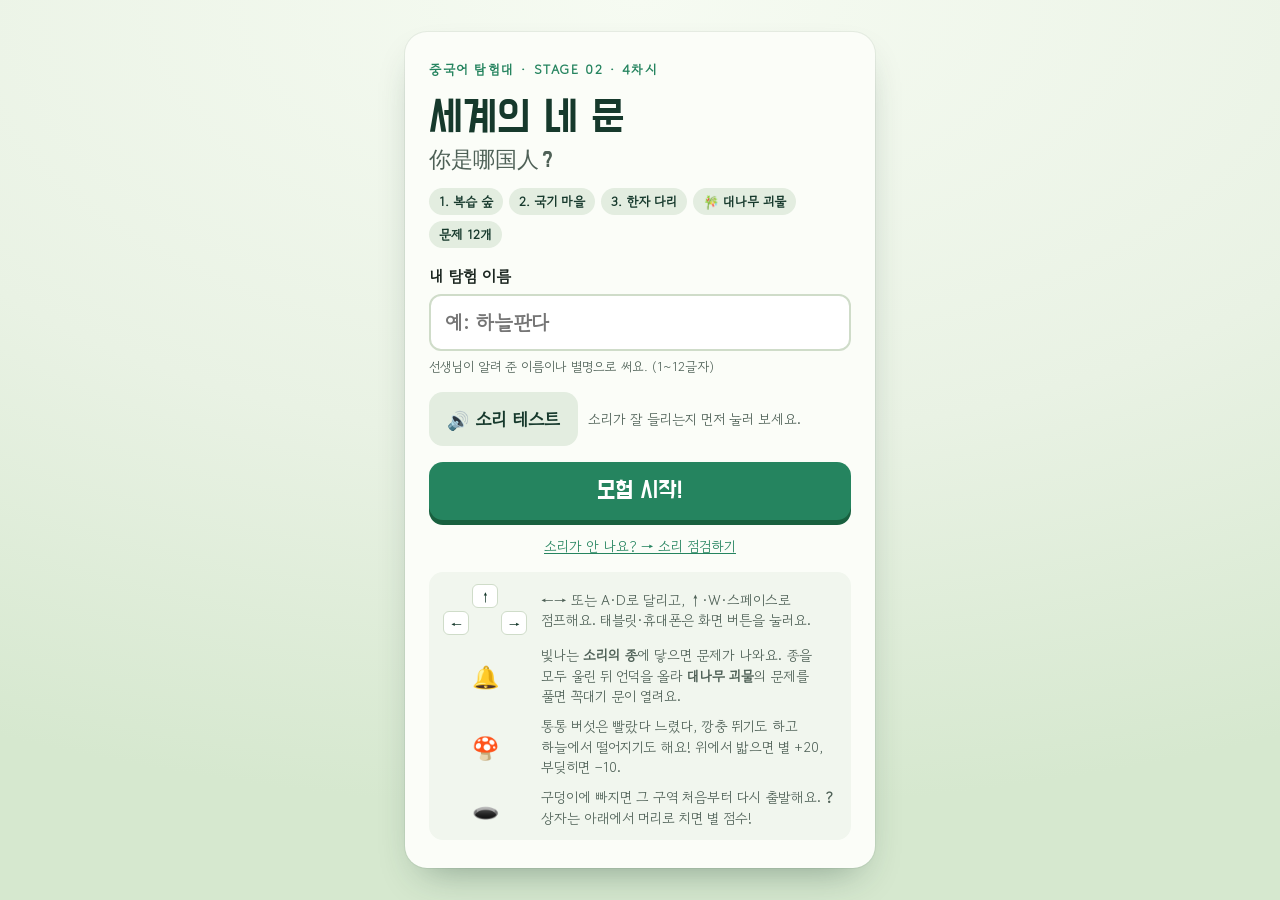
<file: index.html>
<!doctype html>
<html lang="ko">
<head>
<meta charset="utf-8">
<meta name="viewport" content="width=device-width, initial-scale=1, viewport-fit=cover">
<meta name="theme-color" content="#16392c">
<title>세계의 네 문</title>
<link rel="preconnect" href="https://fonts.googleapis.com">
<link rel="stylesheet" href="https://fonts.googleapis.com/css2?family=Do+Hyeon&family=Gowun+Dodum&family=Noto+Sans:wght@500;700&display=swap">
<link rel="stylesheet" href="style.css">
</head>
<body>
<div id="app">

  <!-- 시작 화면 -->
  <section id="startScreen" class="screen">
    <div class="card">
      <div class="eyebrow" id="stageLabel">중국어 탐험대 · STAGE 02 · 4차시</div>
      <h1 id="gameTitle">대나무 언덕의 비밀<small>사라진 네 가지 소리</small></h1>
      <div class="zonelist" id="zoneList"></div>
      <div id="resumeBox" class="row" hidden>
        <button class="btn primary" id="resumeBtn" type="button">이어서 하기</button>
        <button class="btn ghost" id="newBtn" type="button">처음부터</button>
      </div>
      <div id="newBox" class="stack">
        <label class="field" for="nameInput">내 탐험 이름
          <input type="text" id="nameInput" maxlength="12" autocomplete="off" placeholder="예: 하늘판다">
          <span class="help">선생님이 알려 준 이름이나 별명으로 써요. (1~12글자)</span>
        </label>
        <div class="row">
          <button class="btn" id="testBtn" type="button">🔊 소리 테스트</button>
          <span id="testResult" class="note">소리가 잘 들리는지 먼저 눌러 보세요.</span>
        </div>
        <button class="btn primary" id="startBtn" type="button">모험 시작!</button>
      </div>
      <a class="checklink" href="sound-check.html">소리가 안 나요? → 소리 점검하기</a>
      <div class="controls-pic">
        <div class="keys"><i class="x"></i><i>↑</i><i class="x"></i><i>←</i><i class="x"></i><i>→</i></div>
        <div>←→ 또는 A·D로 달리고, ↑·W·스페이스로 점프해요. 태블릿·휴대폰은 화면 버튼을 눌러요.</div>
        <div class="ico">🔔</div><div>빛나는 <b>소리의 종</b>에 닿으면 문제가 나와요. 종을 모두 울린 뒤 언덕을 올라 <b>대나무 괴물</b>의 문제를 풀면 꼭대기 문이 열려요.</div>
        <div class="ico">🍄</div><div>통통 버섯은 빨랐다 느렸다, 깡충 뛰기도 하고 하늘에서 떨어지기도 해요! 위에서 밟으면 별 +20, 부딪히면 −10.</div>
        <div class="ico">🕳️</div><div>구덩이에 빠지면 그 구역 처음부터 다시 출발해요. <b>?</b> 상자는 아래에서 머리로 치면 별 점수!</div>
      </div>
    </div>
  </section>

  <!-- 이야기 -->
  <section id="storyScreen" class="screen" hidden>
    <div class="card story-panel">
      <canvas id="storyCanvas" width="440" height="300"></canvas>
      <p class="story-text" id="storyText"></p>
      <div class="dots" id="storyDots"></div>
      <div class="row center">
        <button class="btn ghost" id="skipBtn" type="button">건너뛰기</button>
        <button class="btn primary" id="nextBtn" type="button">다음</button>
      </div>
    </div>
  </section>

  <!-- 게임 -->
  <section id="play" hidden>
    <header id="hud">
      <div class="scorebox"><span class="lab">학습</span><b id="learnScore">0</b></div>
      <div class="scorebox"><span class="lab">별</span><b id="starScore">0</b></div>
      <div class="zonebox"><span class="lab" id="zoneName">성조 숲</span><div class="bells" id="bells" aria-label="이 구역에서 울린 종"></div></div>
      <div class="totalbox"><span class="lab">문제</span><b id="total">0/14</b></div>
      <div class="spacer"></div>
      <div class="who" id="who"></div>
      <button class="hud-btn" id="soundBtn" type="button" aria-label="소리 설정"><svg viewBox="0 0 24 24" fill="none" stroke="currentColor" stroke-width="2" stroke-linecap="round"><path d="M4 9h4l5-4v14l-5-4H4z"/><path d="M16 9a4 4 0 0 1 0 6M18.5 6.5a8 8 0 0 1 0 11"/></svg></button>
      <span class="netdot off" id="netDot" role="img" aria-label="이 기기에만 저장 중" title="이 기기에만 저장 중"></span>
      <button class="hud-btn" id="rankBtn" type="button" aria-label="반 순위">🏆</button>
      <button class="hud-btn" id="helpBtn" type="button" aria-label="도움말"><svg viewBox="0 0 24 24" fill="none" stroke="currentColor" stroke-width="2" stroke-linecap="round"><circle cx="12" cy="12" r="9"/><path d="M9.5 9.5a2.5 2.5 0 1 1 3.5 2.3c-.6.3-1 .8-1 1.5V14"/><circle cx="12" cy="17" r=".6" fill="currentColor"/></svg></button>
    </header>
    <div id="stage">
      <canvas id="game" aria-label="판다 횡스크롤 게임 화면"></canvas>
      <div id="flash" aria-hidden="true"></div>
      <div id="toast" role="status" aria-live="polite" hidden></div>
      <div id="pad" hidden>
        <div class="pad-move">
          <button type="button" data-key="left" aria-label="왼쪽으로"><svg viewBox="0 0 24 24"><path d="M6 12l10-8v16z" fill="currentColor"/></svg></button>
          <button type="button" data-key="right" aria-label="오른쪽으로"><svg viewBox="0 0 24 24"><path d="M18 12L8 20V4z" fill="currentColor"/></svg></button>
        </div>
        <button type="button" data-key="jump" class="jump" aria-label="점프">점프</button>
      </div>
    </div>
  </section>

  <!-- 퀴즈 -->
  <section id="quiz" hidden><div class="qbox" id="qbox" role="dialog" aria-modal="true"></div></section>

  <!-- 소리 설정 -->
  <section id="soundPanel" class="panel" hidden>
    <div class="card">
      <h2>소리 설정</h2>
      <div class="slider"><label for="volBgm">배경음악</label><input id="volBgm" type="range" min="0" max="100" value="45"><span id="volBgmV">45</span></div>
      <div class="slider"><label for="volSfx">효과음</label><input id="volSfx" type="range" min="0" max="100" value="70"><span id="volSfxV">70</span></div>
      <div class="slider"><label for="volVoice">중국어 소리</label><input id="volVoice" type="range" min="0" max="100" value="100"><span id="volVoiceV">100</span></div>
      <label class="row" for="muteAll"><input type="checkbox" id="muteAll"> 모든 소리 끄기</label>
      <p class="note" id="voiceSourceNote"></p>
      <label class="field" for="renameInput">탐험 이름 고치기
        <input type="text" id="renameInput" maxlength="12" autocomplete="off">
      </label>
      <div class="row"><button class="btn" id="renameBtn" type="button">이름 저장</button><span class="note" id="renameMsg"></span></div>
      <button class="btn primary" id="soundClose" type="button">닫기</button>
    </div>
  </section>

  <!-- 도움말 -->
  <section id="helpPanel" class="panel" hidden>
    <div class="card">
      <h2>탐험 방법</h2>
      <div class="controls-pic">
        <div class="keys"><i class="x"></i><i>↑</i><i class="x"></i><i>←</i><i class="x"></i><i>→</i></div>
        <div>←→·A·D로 달리고 ↑·W·스페이스로 점프해요.</div>
        <div class="ico">🔔</div><div>종을 모두 금색으로 만들고, 언덕 중간의 대나무 괴물 문제를 풀면 꼭대기 문이 열려요.</div>
        <div class="ico">📍</div><div>위쪽 길 막대에서 깜박이는 종이 아직 안 푼 곳이에요.</div>
        <div class="ico">🍄</div><div>통통 버섯을 위에서 밟으면 별 +20! 옆에서 부딪히면 −10이에요.</div>
        <div class="ico">⭐</div><div>보너스 별 점수: <b>?</b> 상자 +20, 계단 꼭대기 <b>황금 대나무</b> +50. 안 모아도 문은 열려요.</div>
        <div class="ico">🕳️</div><div>구덩이에 빠지면 그 구역 처음부터 다시 출발해요. 움직이는 발판을 타고 건너요!</div>
      </div>
      <div class="contour-ref" id="helpContours"></div>
      <button class="btn primary" id="helpClose" type="button">계속 달리기</button>
    </div>
  </section>

  <!-- 반 순위 -->
  <section id="rankPanel" class="panel" hidden>
    <div class="card">
      <h2>🏆 우리 반 순위</h2>
      <p class="note">총점(학습 점수 + 별 점수) 순서예요. 🔔는 울린 종 수, 🚪는 탐험을 마친 친구예요.</p>
      <div id="rankList"></div>
      <button class="btn primary" id="rankClose" type="button">계속 달리기</button>
    </div>
  </section>

  <!-- 종료 -->
  <section id="endScreen" class="screen" hidden>
    <div class="card">
      <div class="eyebrow">STAGE CLEAR!</div>
      <h1>오늘의 탐험 성공!</h1>
      <div class="medal"><span>세계<br>탐험가</span></div>
      <div class="nihao"><span class="zh">再见!</span>
        <div class="grow"><div class="py big">zàijiàn</div><div class="note">오늘 수업 끝! 다음 시간에 또 만나요.</div></div>
        <button class="btn" id="nihaoBtn" type="button" aria-label="再见 듣기">▶</button></div>
      <div class="scores3">
        <div><small>학습 점수</small><b id="endLearn">0</b></div>
        <div><small>별 점수</small><b id="endStar">0</b></div>
        <div class="total"><small>총점</small><b id="endTotal">0</b></div>
      </div>
      <div class="stat"><span id="endName"></span><span id="endFirst"></span></div>
      <div class="zones3" id="endZones"></div>
      <div class="stat"><span>보너스</span><span id="endBonus">-</span></div>
      <div class="locked"><b>🔒 <span id="nextName">STAGE 02 · 이름표 마을</span></b><span id="nextLine"></span></div>
      <div class="save" id="saveStatus"></div>
      <div class="endrank" id="endRank" hidden><b>🏆 우리 반 순위 <span id="myRank"></span></b><div id="endRankList"></div></div>
      <div class="row center">
        <button class="btn ghost" id="replayBtn" type="button">숲으로 돌아가 달리기</button>
      </div>
    </div>
  </section>
</div>

<script src="firebase-config.js"></script>
<script src="net.js"></script>
<script src="game-data.js"></script>
<script src="game.js"></script>
</body>
</html>
</file>
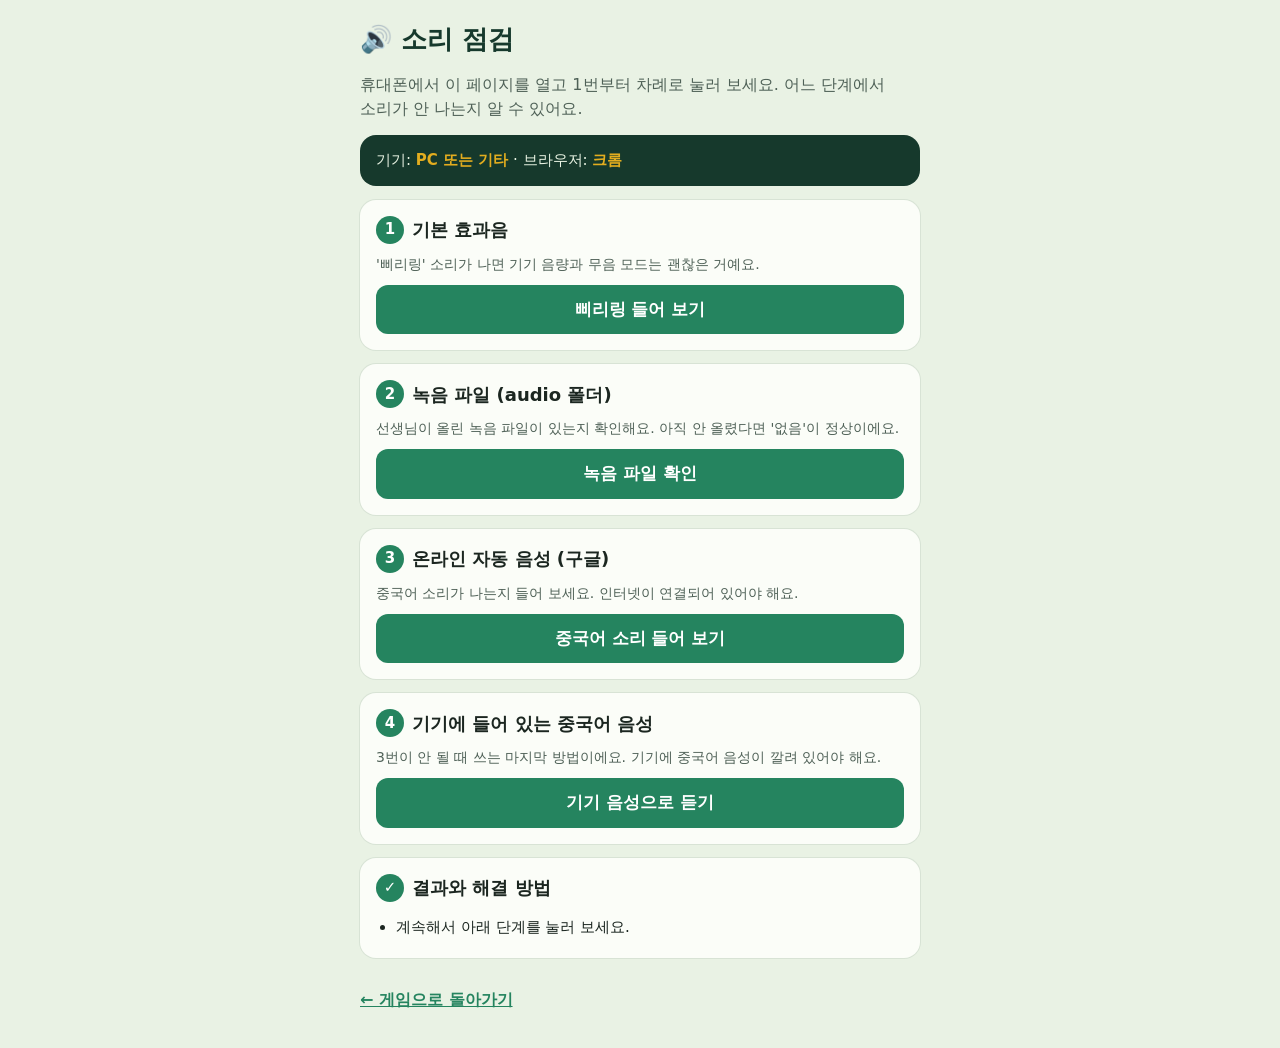
<file: sound-check.html>
<!doctype html>
<html lang="ko">
<head>
<meta charset="utf-8">
<meta name="viewport" content="width=device-width, initial-scale=1, viewport-fit=cover">
<title>소리 점검</title>
<style>
:root{--forest:#16392c;--jade:#25845f;--mist:#e9f2e4;--paper:#fbfdf8;--ink:#1b2620;--soft:#4f6157;--gold:#e3ad1f;--ok:#1f7a4d;--bad:#c9564b;--warn:#8a6200;--line:#cfdcc9;color-scheme:light}
*{box-sizing:border-box}[hidden]{display:none!important}
body{margin:0;background:var(--mist);color:var(--ink);font-family:'Apple SD Gothic Neo','Malgun Gothic',system-ui,sans-serif;word-break:keep-all;line-height:1.5;
  padding-block:20px;padding-left:max(16px,env(safe-area-inset-left,0px));padding-right:max(16px,env(safe-area-inset-right,0px))}
main{max-width:560px;margin:0 auto;display:flex;flex-direction:column;gap:14px}
h1{margin:0;font-size:26px;color:var(--forest)}
.lead{margin:0;color:var(--soft)}
.env{background:var(--forest);color:#eaf4e4;border-radius:16px;padding:14px 16px;font-size:15px}
.env b{color:var(--gold)}
.step{background:var(--paper);border-radius:16px;padding:16px;display:flex;flex-direction:column;gap:10px;box-shadow:0 0 0 1px rgba(22,57,44,.08)}
.step h2{margin:0;font-size:18px;display:flex;gap:8px;align-items:center}
.step h2 span{display:grid;place-items:center;width:28px;height:28px;border-radius:50%;background:var(--jade);color:#fff;font-size:15px;flex:none}
.step p{margin:0;font-size:14px;color:var(--soft)}
button{font:inherit;font-weight:700;font-size:17px;border:0;border-radius:12px;padding:12px 16px;background:var(--jade);color:#fff;min-height:48px;cursor:pointer}
.res{font-size:15px;font-weight:700;padding:8px 12px;border-radius:10px;background:#eef3ec}
.res.ok{background:#dff2e6;color:var(--ok)}.res.bad{background:#fbe3df;color:var(--bad)}.res.warn{background:#fff3cf;color:var(--warn)}
.res:empty{display:none}
ul{margin:0;padding-left:20px;font-size:15px}
li{margin:4px 0}
.ask{display:flex;gap:8px;flex-wrap:wrap}
.ask button{background:#e3ede0;color:var(--forest);font-size:15px;min-height:40px;padding:8px 14px}
a{color:var(--jade);font-weight:700}
</style>
</head>
<body>
<main>
  <h1>🔊 소리 점검</h1>
  <p class="lead">휴대폰에서 이 페이지를 열고 1번부터 차례로 눌러 보세요. 어느 단계에서 소리가 안 나는지 알 수 있어요.</p>
  <div class="env" id="env">기기 확인 중…</div>

  <section class="step">
    <h2><span>1</span>기본 효과음</h2>
    <p>'삐리링' 소리가 나면 기기 음량과 무음 모드는 괜찮은 거예요.</p>
    <button type="button" id="b1">삐리링 들어 보기</button>
    <div class="ask" id="a1" hidden><button type="button" data-a="1" data-v="y">들려요</button><button type="button" data-a="1" data-v="n">안 들려요</button></div>
    <div class="res" id="r1"></div>
  </section>

  <section class="step">
    <h2><span>2</span>녹음 파일 (audio 폴더)</h2>
    <p>선생님이 올린 녹음 파일이 있는지 확인해요. 아직 안 올렸다면 '없음'이 정상이에요.</p>
    <button type="button" id="b2">녹음 파일 확인</button>
    <div class="res" id="r2"></div>
  </section>

  <section class="step">
    <h2><span>3</span>온라인 자동 음성 (구글)</h2>
    <p>중국어 소리가 나는지 들어 보세요. 인터넷이 연결되어 있어야 해요.</p>
    <button type="button" id="b3">중국어 소리 들어 보기</button>
    <div class="ask" id="a3" hidden><button type="button" data-a="3" data-v="y">들려요</button><button type="button" data-a="3" data-v="n">안 들려요</button></div>
    <div class="res" id="r3"></div>
  </section>

  <section class="step">
    <h2><span>4</span>기기에 들어 있는 중국어 음성</h2>
    <p>3번이 안 될 때 쓰는 마지막 방법이에요. 기기에 중국어 음성이 깔려 있어야 해요.</p>
    <button type="button" id="b4">기기 음성으로 듣기</button>
    <div class="ask" id="a4" hidden><button type="button" data-a="4" data-v="y">들려요</button><button type="button" data-a="4" data-v="n">안 들려요</button></div>
    <div class="res" id="r4"></div>
  </section>

  <section class="step">
    <h2><span>✓</span>결과와 해결 방법</h2>
    <div id="advice"><p>위 단계를 눌러 보면 여기에 해결 방법이 나와요.</p></div>
  </section>

  <p><a href="index.html">← 게임으로 돌아가기</a></p>
</main>
<script src="game-data.js"></script>
<script>
(() => {
const D = window.GAME_DATA || { audio:{ onlineVoiceUrl:'https://translate.google.com/translate_tts?ie=UTF-8&tl=zh-CN&client=tw-ob&q=', sounds:{ ma1:{ file:'audio/ma1.mp3', text:'妈' } } } };
const $ = s => document.querySelector(s);
const ua = navigator.userAgent;
const isIOS = /iPhone|iPad|iPod/.test(ua) || (navigator.platform === 'MacIntel' && navigator.maxTouchPoints > 1);
const isAndroid = /Android/.test(ua);
const inApp = /KAKAOTALK|NAVER|Instagram|FBAN|FBAV|Line\/|DaumApps|everytimeApp|; wv\)/i.test(ua);
const appName = /KAKAOTALK/i.test(ua) ? '카카오톡' : /NAVER/i.test(ua) ? '네이버' : /Instagram/i.test(ua) ? '인스타그램' : /FBAN|FBAV/.test(ua) ? '페이스북' : /Line\//.test(ua) ? '라인' : '앱';
const R = {};
const firstId = () => D.audio.sounds.ma1 ? 'ma1' : Object.keys(D.audio.sounds)[0];
const firstFile = () => (D.audio.sounds[firstId()].file || `audio/${firstId()}.mp3`);
$('#env').innerHTML = `기기: <b>${isIOS ? '아이폰·아이패드' : isAndroid ? '안드로이드' : 'PC 또는 기타'}</b> · 브라우저: <b>${inApp ? appName + ' 안의 브라우저' : /CriOS|Chrome/.test(ua) ? '크롬' : /Safari/.test(ua) ? '사파리' : '기타'}</b>`
  + (inApp ? `<br>⚠ ${appName} 안에서 열린 화면은 소리가 막히는 경우가 많아요. 오른쪽 위 메뉴에서 <b>'다른 브라우저로 열기'</b>를 눌러 크롬이나 사파리로 열어 주세요.` : '');

function show(id, cls, html){ const el = $('#r' + id); el.className = 'res ' + cls; el.innerHTML = html; }
function ask(id){ $('#a' + id).hidden = false; }
document.querySelectorAll('[data-a]').forEach(b => b.onclick = () => {
  const id = b.dataset.a, ok = b.dataset.v === 'y'; R[id] = ok ? 'ok' : 'no';
  $('#a' + id).hidden = true;
  show(id, ok ? 'ok' : 'bad', ok ? '✔ 들려요' : '✘ 안 들려요');
  advise();
});

let ctx;
$('#b1').onclick = () => {
  try {
    ctx = ctx || new (window.AudioContext || window.webkitAudioContext)();
    if (ctx.state === 'suspended') ctx.resume();
    const t = ctx.currentTime;
    [659, 784, 988].forEach((f, i) => { const o = ctx.createOscillator(), g = ctx.createGain(); o.frequency.value = f; g.gain.setValueAtTime(.25, t + i*.12); g.gain.exponentialRampToValueAtTime(.001, t + i*.12 + .3); o.connect(g); g.connect(ctx.destination); o.start(t + i*.12); o.stop(t + i*.12 + .35); });
    show(1, 'warn', '소리가 났나요?'); ask(1);
  } catch(e){ R[1] = 'no'; show(1, 'bad', '이 브라우저는 효과음을 낼 수 없어요.'); advise(); }
};

const player = new Audio();
function tryPlay(url){
  return new Promise((res, rej) => {
    let done = false; const fin = (f, v) => { if (!done){ done = true; clearTimeout(to); f(v); } };
    const to = setTimeout(() => fin(rej, 'timeout'), 7000);
    player.onerror = () => fin(rej, 'load');
    player.onplaying = () => fin(res, 'playing');
    player.src = url;
    const p = player.play(); if (p && p.catch) p.catch(err => fin(rej, err && err.name === 'NotAllowedError' ? 'blocked' : 'load'));
  });
}
$('#b2').onclick = async () => {
  show(2, 'warn', '확인 중…');
  try { await tryPlay(firstFile()); R[2] = 'ok'; show(2, 'ok', '✔ 녹음 파일이 있어요. 지금 나오는 소리가 녹음 파일이에요.'); }
  catch(e){ R[2] = 'none'; show(2, e === 'blocked' ? 'bad' : 'warn', e === 'blocked' ? '✘ 브라우저가 재생을 막았어요.' : '녹음 파일 없음 (아직 안 올렸다면 정상이에요)'); }
  advise();
};
$('#b3').onclick = async () => {
  show(3, 'warn', '불러오는 중…');
  try { await tryPlay(D.audio.onlineVoiceUrl + encodeURIComponent((D.audio.sounds.ma1 || Object.values(D.audio.sounds)[0]).text)); show(3, 'warn', '소리가 났나요?'); ask(3); }
  catch(e){ R[3] = e; show(3, 'bad', e === 'blocked' ? '✘ 브라우저가 재생을 막았어요.' : e === 'timeout' ? '✘ 응답이 너무 늦어요. 인터넷 연결을 확인해 주세요.' : '✘ 온라인 음성에 연결하지 못했어요.'); advise(); }
};
function voices(){ return window.speechSynthesis ? speechSynthesis.getVoices() : []; }
if (window.speechSynthesis){ voices(); speechSynthesis.onvoiceschanged = () => {}; }
$('#b4').onclick = () => {
  if (!window.speechSynthesis){ R[4] = 'none'; show(4, 'bad', '✘ 이 브라우저는 기기 음성을 지원하지 않아요.'); advise(); return; }
  const zh = voices().filter(v => /^zh|cmn/i.test(v.lang));
  const u = new SpeechSynthesisUtterance(D.audio.sounds[firstId()].text); u.lang = 'zh-CN'; u.rate = .85;
  const v = zh.find(v => /CN/i.test(v.lang)) || zh[0]; if (v) u.voice = v;
  speechSynthesis.cancel(); speechSynthesis.speak(u);
  if (voices().length && !zh.length){ R[4] = 'none'; show(4, 'bad', '✘ 기기에 중국어 음성이 없어요.'); advise(); return; }
  show(4, 'warn', (v ? `사용한 음성: ${v.name}<br>` : '') + '소리가 났나요?'); ask(4);
};

function advise(){
  const tips = [];
  if (inApp) tips.push(`<b>${appName} 안에서 열려 있어요.</b> 메뉴(⋮ 또는 ···)에서 '다른 브라우저로 열기'를 눌러 크롬이나 사파리로 다시 열어 주세요.`);
  if (R[1] === 'no'){
    tips.push(isIOS ? '<b>아이폰 왼쪽 옆의 무음 스위치</b>가 켜져 있으면(주황색이 보이면) 게임 소리가 안 나요. 스위치를 올려 무음을 꺼 주세요. (아이폰 15 Pro 이상은 동작 버튼 또는 제어 센터의 무음 모드)'
                : '휴대폰 옆 음량 버튼으로 <b>미디어 음량</b>을 올려 주세요. 방해 금지 모드도 꺼 주세요.');
    tips.push('블루투스 이어폰이 연결되어 있지 않은지 확인해 주세요.');
  }
  if (R[3] === 'ok' || R[2] === 'ok') tips.push('✔ 이 기기에서는 게임의 중국어 소리가 들려야 해요. 게임을 <b>새로고침</b>한 뒤, 문제 창의 <b>▶ 듣기</b>를 직접 눌러 보세요.');
  else if (R[3] === 'no' || R[3] === 'load' || R[3] === 'timeout' || R[3] === 'blocked'){
    tips.push('온라인 음성이 이 기기·인터넷에서 막혀 있어요. 학교 와이파이가 막는 경우도 있으니 휴대폰 데이터로도 한 번 시험해 보세요.');
    if (R[4] === 'ok') tips.push('대신 기기 음성(4번)은 되니 게임은 그 소리로 진행돼요. 다만 성조가 검수되지 않은 임시 음성이에요.');
    else tips.push('가장 확실한 해결책은 <b>녹음 파일(MP3)</b>을 audio 폴더에 올리는 거예요 (audio-list.html에 목록이 있어요). 그러면 인터넷 음성이나 기기 음성 없이도 모든 기기에서 같은 소리가 나요.');
  }
  if (R[4] === 'none' && isAndroid) tips.push('안드로이드: 설정 → 일반(또는 접근성) → 텍스트 음성 변환 → Google 음성 엔진 → 언어에서 <b>중국어(중국)</b> 음성을 내려받을 수 있어요.');
  if (R[4] === 'none' && isIOS) tips.push('아이폰: 설정 → 손쉬운 사용 → 읽기 및 말하기 → 음성 → <b>중국어(중국 본토)</b> 음성을 내려받을 수 있어요.');
  if (!tips.length) tips.push('계속해서 아래 단계를 눌러 보세요.');
  $('#advice').innerHTML = '<ul>' + tips.map(t => `<li>${t}</li>`).join('') + '</ul>';
}
advise();
})();
</script>
</body>
</html>
</file>
<file: style.css>
/* 중국어 탐험대 STAGE 01 · 화면 꾸미기
   Layout: HUD strip on top, the 16:9 side-scrolling stage fills the rest, touch buttons float over its bottom corners. */
:root{
  --forest:#16392c; --jade:#25845f; --leaf:#9ccc6e; --mist:#e9f2e4; --paper:#fbfdf8;
  --ink:#1b2620; --ink-soft:#4f6157; --gold:#e3ad1f; --pond:#4fa6cc; --miss:#c9564b; --line:#cfdcc9;
  --f-display:'Do Hyeon','Gowun Dodum',system-ui,sans-serif;
  --f-body:'Gowun Dodum','Apple SD Gothic Neo','Malgun Gothic',system-ui,sans-serif;
  --f-pinyin:'Noto Sans','Segoe UI','Helvetica Neue',Arial,sans-serif;
  color-scheme:light;
}
*{box-sizing:border-box}
[hidden]{display:none!important}
html,body{height:100%;margin:0}
body{word-break:keep-all;background:var(--forest);color:var(--ink);font-family:var(--f-body);font-size:16px;overflow:hidden;
  padding-left:env(safe-area-inset-left,0px);padding-right:env(safe-area-inset-right,0px)}
button{font-family:inherit;font-size:inherit;cursor:pointer;color:inherit}
button:focus-visible,input:focus-visible{outline:3px solid var(--pond);outline-offset:2px}
.py{font-family:var(--f-pinyin);font-weight:700}
.py.big{font-size:20px}
.grow{flex:1;min-width:0}
#app{position:relative;height:100%}

/* ---------- 큰 화면들 ---------- */
.screen{position:absolute;inset:0;display:flex;align-items:flex-start;justify-content:center;overflow:auto;z-index:30;
  padding-block:24px;padding-left:max(16px,env(safe-area-inset-left,0px));padding-right:max(16px,env(safe-area-inset-right,0px));
  background:radial-gradient(120% 90% at 50% 0%,#f6fbf2 0%,var(--mist) 55%,#d6e8cf 100%)}
.card{background:var(--paper);border-radius:22px;box-shadow:0 18px 40px -18px rgba(22,57,44,.45),0 0 0 1px rgba(22,57,44,.06);
  width:min(470px,100%);margin:auto 0;padding:28px 24px;display:flex;flex-direction:column;gap:16px}
.stack{display:flex;flex-direction:column;gap:16px}
.eyebrow{font-size:13px;letter-spacing:.12em;color:var(--jade);font-weight:700}
h1{font-family:var(--f-display);font-weight:400;font-size:clamp(32px,8vw,44px);line-height:1.08;color:var(--forest);margin:0;text-wrap:balance}
h1 small{display:block;font-size:.5em;color:var(--ink-soft);margin-top:6px}
h2{font-family:var(--f-display);font-weight:400;font-size:26px;color:var(--forest);margin:0}
label.field{display:flex;flex-direction:column;gap:6px;font-weight:700}
label.field .help{font-weight:400;font-size:13px;color:var(--ink-soft)}
input[type=text]{font:inherit;font-size:20px;padding:12px 14px;border-radius:12px;border:2px solid var(--line);background:#fff;color:var(--ink)}
input[type=text]:focus{border-color:var(--jade);outline:none}
.btn{border:0;border-radius:14px;padding:14px 18px;font-size:18px;font-weight:700;background:#e3ede0;color:var(--forest);min-height:48px}
.btn.primary{background:var(--jade);color:#fff;font-family:var(--f-display);font-weight:400;font-size:24px;box-shadow:0 5px 0 #18603f}
.btn.primary:active{transform:translateY(3px);box-shadow:0 2px 0 #18603f}
.btn.ghost{background:transparent;border:2px solid var(--line)}
.btn:disabled{opacity:.45;cursor:not-allowed}
.row{display:flex;gap:10px;flex-wrap:wrap;align-items:center}
.row.center{justify-content:center}
.note{font-size:14px;color:var(--ink-soft);line-height:1.5}
.badge-temp{display:inline-flex;gap:6px;align-items:center;font-size:12px;padding:4px 8px;border-radius:999px;background:#fff3cf;color:#7a5600}
.badge-ok{background:#dff2e6;color:#165c3c}
.controls-pic{display:grid;grid-template-columns:auto 1fr;gap:10px 14px;align-items:center;font-size:14px;color:var(--ink-soft);
  background:#f1f6ee;border-radius:14px;padding:12px 14px;line-height:1.45}
.controls-pic .ico{font-size:22px;text-align:center}
.keys{display:grid;grid-template-columns:repeat(3,26px);gap:3px}
.keys i{display:grid;place-items:center;width:26px;height:24px;border-radius:6px;background:#fff;border:1px solid var(--line);font-style:normal;font-size:12px;color:var(--forest)}
.keys i.x{visibility:hidden}
.story-panel{align-items:center;text-align:center}
.story-panel canvas{width:220px;height:150px}
.story-text{font-size:20px;line-height:1.55;min-height:3.2em;text-wrap:balance;margin:0}
.dots{display:flex;gap:6px}.dots b{width:8px;height:8px;border-radius:50%;background:var(--line)}.dots b.on{background:var(--jade)}

/* ---------- 게임 화면 ---------- */
#play{position:absolute;inset:0;display:flex;flex-direction:column}
#hud{display:flex;align-items:center;gap:12px;flex-wrap:wrap;background:var(--forest);color:#eaf4e4;z-index:5;
  padding-block:8px;padding-left:max(12px,env(safe-area-inset-left,0px));padding-right:max(12px,env(safe-area-inset-right,0px))}
.scorebox{display:flex;align-items:baseline;gap:6px}
.scorebox .lab{font-size:12px;opacity:.75}
.scorebox b{font-family:var(--f-display);font-weight:400;font-size:24px;color:var(--gold);font-variant-numeric:tabular-nums;min-width:44px}
.bells{display:flex;gap:3px}.bells svg{width:22px;height:22px}
.items{display:flex;gap:4px;flex-wrap:wrap}
.item{font-size:12px;padding:3px 7px;border-radius:999px;background:rgba(255,255,255,.1);color:#cfe3c7;font-family:var(--f-pinyin);font-weight:700}
.item.got{background:var(--gold);color:var(--forest)}
#hud .spacer{flex:1}
#hud .who{font-size:13px;opacity:.8}
.hud-btn{background:rgba(255,255,255,.12);border:0;border-radius:10px;width:40px;height:40px;display:grid;place-items:center;color:#fff}
.hud-btn svg{width:22px;height:22px}
#stage{position:relative;flex:1;min-height:0;display:grid;place-items:center;background:#0f2a20;overflow:hidden}
#game{display:block;touch-action:none;border-radius:6px}
#toast{position:absolute;left:50%;top:16%;transform:translateX(-50%);background:var(--paper);color:var(--forest);padding:10px 18px;border-radius:14px;
  font-weight:700;box-shadow:0 8px 20px rgba(0,0,0,.25);text-align:center;max-width:calc(100% - 32px);z-index:6;font-size:17px}
#pad{position:absolute;inset:auto 0 0 0;display:flex;justify-content:space-between;align-items:flex-end;pointer-events:none;z-index:4;
  padding-bottom:max(14px,env(safe-area-inset-bottom,0px));padding-left:max(14px,env(safe-area-inset-left,0px));padding-right:max(14px,env(safe-area-inset-right,0px))}
#pad button{pointer-events:auto;border:0;border-radius:18px;background:rgba(251,253,248,.85);color:var(--forest);box-shadow:0 4px 0 rgba(22,57,44,.4);
  width:72px;height:68px;display:grid;place-items:center;touch-action:none;user-select:none;-webkit-user-select:none;-webkit-touch-callout:none}
#pad button svg{width:30px;height:30px}
#pad button.on{background:var(--leaf);transform:translateY(2px)}
#pad .pad-move{display:flex;gap:10px}
#pad .jump{width:96px;height:80px;border-radius:50%;background:var(--gold);font-family:var(--f-display);font-size:24px;box-shadow:0 5px 0 #a87d0d}

/* ---------- 퀴즈 창 ---------- */
#quiz{position:absolute;inset:0;background:rgba(14,36,28,.55);display:flex;align-items:center;justify-content:center;z-index:20;
  padding-block:16px;padding-left:max(12px,env(safe-area-inset-left,0px));padding-right:max(12px,env(safe-area-inset-right,0px))}
.qbox{position:relative;background:var(--paper);border-radius:22px;width:min(560px,100%);max-height:100%;overflow:auto;padding:20px;display:flex;flex-direction:column;gap:14px;box-shadow:0 24px 60px rgba(0,0,0,.35)}
.qhead{display:flex;align-items:center;gap:10px}
.qhead .place{font-family:var(--f-display);font-size:22px;color:var(--forest);flex:1}
.qhead .practice{font-size:12px;background:#e3ede0;border-radius:999px;padding:3px 8px;color:var(--forest)}
.qhead .count{font-size:13px;color:var(--ink-soft)}
.qclose{width:40px;height:40px;border-radius:12px;border:0;background:#eef3ec;font-size:20px}
.qtext{font-size:20px;line-height:1.45;font-weight:700;text-wrap:balance}
.listen{display:flex;gap:8px;flex-wrap:wrap}
.listen .btn{font-size:16px;padding:10px 14px}
.listen .btn.play{background:var(--pond);color:#fff;font-size:18px}
.listen .btn.play.pulse{animation:pulse 1s ease-in-out infinite;box-shadow:0 0 0 4px rgba(79,166,204,.35)}
@keyframes pulse{50%{transform:scale(1.06)}}
.checklink{font-size:14px;color:var(--jade);text-align:center}
.srcnote{font-size:12px;color:var(--ink-soft)}
.choices{display:grid;gap:10px}
.choices.c4{grid-template-columns:repeat(4,1fr)}
.choices.c3{grid-template-columns:repeat(3,1fr)}
.choices.c2{grid-template-columns:repeat(2,1fr)}
@media (max-width:520px){.choices.c4{grid-template-columns:repeat(2,1fr)}}
.opt{border:3px solid var(--line);background:#fff;border-radius:16px;padding:10px 8px;display:flex;flex-direction:column;align-items:center;gap:6px;min-height:88px;transition:transform .12s,border-color .12s}
.opt:hover:not(:disabled){transform:translateY(-2px);border-color:var(--jade)}
.opt.wrong{border-color:var(--miss);opacity:.45}
.opt.right{border-color:var(--gold);background:#fff8e1}
.opt .lbl{font-family:var(--f-display);font-size:22px;color:var(--forest)}
.opt .sub{font-size:13px;color:var(--ink-soft)}
.opt svg.contour{width:100%;max-width:110px;height:56px}
.target{display:flex;align-items:center;justify-content:center;gap:14px;background:#f1f6ee;border-radius:16px;padding:12px}
.target .py{font-size:40px;color:var(--forest)}
.target svg{width:90px;height:50px}
.tablet{background:#b9c2bb;border-radius:14px 14px 30px 30px;padding:14px;display:flex;align-items:center;justify-content:center;gap:16px;box-shadow:inset 0 -6px 0 rgba(0,0,0,.12)}
.tablet .py{font-size:38px;color:#2a3530}
.slot{width:86px;height:56px;border-radius:12px;border:3px dashed rgba(42,53,48,.55);display:grid;place-items:center;font-size:13px;color:#2a3530}
.slot.filled{border-style:solid;background:var(--leaf)}
.tube{background:linear-gradient(90deg,#7cae4f,#a9d27a 45%,#6b9d43);border:0;border-radius:14px;min-height:80px;color:var(--forest);
  display:flex;flex-direction:column;align-items:center;justify-content:center;gap:4px;font-weight:700;box-shadow:inset 0 0 0 3px rgba(22,57,44,.18)}
.tube .ring{width:70%;height:4px;border-radius:2px;background:rgba(22,57,44,.35)}
.tube.sel{outline:4px solid var(--pond);outline-offset:2px}
.tube.wrong{opacity:.4}
.tube.heard::after{content:'들었어요';font-size:11px;font-weight:400}
.panda-card{display:flex;flex-direction:column;align-items:center;gap:8px;background:#fff;border:3px solid var(--line);border-radius:16px;padding:10px 6px}
.panda-card svg{width:84px;height:80px}
.panda-card.talk svg{animation:talk .35s ease-in-out 3}
.panda-card.wrong{opacity:.45;border-color:var(--miss)}
.panda-card.right{border-color:var(--gold);background:#fff8e1}
@keyframes talk{50%{transform:translateY(-5px) rotate(-3deg)}}
.panda-card .btn{font-size:14px;padding:8px 10px;min-height:40px;width:100%}
.panda-card .btn.primary{font-size:16px}
.lock{background:#5b4a3a;color:#fff6e5;border-radius:16px;border:0;min-height:96px;display:flex;flex-direction:column;align-items:center;justify-content:center;gap:6px;box-shadow:inset 0 -6px 0 rgba(0,0,0,.25)}
.lock .py{font-size:28px}
.lock svg{width:26px;height:26px}
.lock.wrong{opacity:.4}
.lock.right{background:var(--gold);color:var(--forest)}
.seq{display:flex;gap:4px;justify-content:center;align-items:center}
.seq svg{width:34px;height:24px}
.hint{background:#fff4d6;border-radius:14px;padding:12px 14px;line-height:1.5;display:flex;gap:10px;align-items:flex-start}
.hint b{color:#7a5600}
.feedback{font-family:var(--f-display);font-size:28px;text-align:center}
.feedback:empty{display:none}
.feedback.good{color:var(--jade)}
.feedback.bad{color:var(--miss);font-size:20px;font-family:var(--f-body);font-weight:700}
.contour-ref{display:grid;grid-template-columns:repeat(4,1fr);gap:6px;text-align:center;font-size:12px}
.contour-ref svg{width:100%;height:40px}
.stars{position:absolute;inset:0;pointer-events:none;overflow:hidden;border-radius:22px}
.stars i{position:absolute;width:14px;height:14px;background:var(--gold);clip-path:polygon(50% 0,61% 38%,100% 50%,61% 62%,50% 100%,39% 62%,0 50%,39% 38%);animation:burst 1.1s ease-out forwards}
@keyframes burst{from{transform:translate(0,0) scale(.4);opacity:1}to{transform:translate(var(--dx),var(--dy)) scale(1.2) rotate(160deg);opacity:0}}
.plus{position:absolute;top:44%;left:50%;transform:translate(-50%,-50%);font-family:var(--f-display);font-size:54px;color:var(--gold);text-shadow:0 3px 0 #a87d0d;animation:rise 1.2s ease-out forwards;pointer-events:none}
@keyframes rise{from{opacity:0;transform:translate(-50%,-10%) scale(.6)}20%{opacity:1;transform:translate(-50%,-50%) scale(1.1)}to{opacity:0;transform:translate(-50%,-120%) scale(1)}}

/* ---------- 설정·도움말 ---------- */
.panel{position:absolute;inset:0;background:rgba(14,36,28,.5);display:flex;align-items:center;justify-content:center;z-index:25;
  padding-block:16px;padding-left:max(16px,env(safe-area-inset-left,0px));padding-right:max(16px,env(safe-area-inset-right,0px))}
.panel .card{max-height:100%;overflow:auto}
.slider{display:grid;grid-template-columns:90px 1fr 40px;gap:10px;align-items:center}
.slider input{width:100%;accent-color:var(--jade)}

/* ---------- 종료 화면 ---------- */
.medal{width:120px;height:120px;margin:0 auto;border-radius:50%;background:radial-gradient(circle at 35% 30%,#ffe9a3,var(--gold) 55%,#b98510);
  display:grid;place-items:center;box-shadow:0 0 0 6px #fff,0 0 0 9px var(--gold),0 12px 26px rgba(0,0,0,.25);animation:pop .6s cubic-bezier(.3,1.6,.5,1)}
.medal span{font-family:var(--f-display);color:var(--forest);font-size:20px;text-align:center;line-height:1.1}
@keyframes pop{from{transform:scale(.2)}}
.nihao{display:flex;align-items:center;gap:12px;background:#f1f6ee;border-radius:16px;padding:12px 14px}
.nihao .zh{font-size:34px;color:var(--forest)}
.scores3{display:grid;grid-template-columns:repeat(3,1fr);gap:8px}
.scores3>div{background:#f1f6ee;border-radius:14px;padding:10px;text-align:center}
.scores3 small{display:block;color:var(--ink-soft);font-size:13px}
.scores3 b{font-family:var(--f-display);font-weight:400;font-size:30px;color:var(--forest);font-variant-numeric:tabular-nums}
.scores3 .total{background:var(--forest)}.scores3 .total small{color:#cfe3c7}.scores3 .total b{color:var(--gold)}
.stat{display:flex;justify-content:space-between;align-items:center;padding:8px 2px;border-bottom:1px dashed var(--line);font-size:16px}
.locked{display:flex;flex-direction:column;gap:4px;padding:14px;border:2px dashed #b9b3a0;border-radius:16px;background:#f5f3ea;text-align:center;line-height:1.5}
.locked b{font-family:var(--f-display);font-weight:400;font-size:22px;color:var(--forest)}
.locked span{color:var(--ink-soft);font-size:14px}
.save{font-size:14px;padding:10px 12px;border-radius:12px;background:#eef3ec}

@media (prefers-reduced-motion:reduce){*{animation:none!important;transition:none!important}}
@media (max-width:600px){
  #hud{gap:8px}#hud .who,.items{display:none}
  .scorebox b{font-size:20px;min-width:34px}
  .bells svg{width:19px;height:19px}
  #pad button{width:60px;height:58px}#pad .jump{width:80px;height:70px;font-size:20px}
}

/* ---------- v3: 구역과 새 문제 유형 ---------- */
.zonelist{display:flex;gap:6px;flex-wrap:wrap}
.zonelist span{font-size:13px;padding:4px 10px;border-radius:999px;background:#e3ede0;color:var(--forest);font-weight:700}
.zonebox{display:flex;align-items:center;gap:8px}
.zonebox .lab,.totalbox .lab{font-size:12px;opacity:.8;white-space:nowrap}
.totalbox{display:flex;align-items:baseline;gap:6px}
.totalbox b{font-family:var(--f-display);font-weight:400;font-size:20px;color:#eaf4e4;font-variant-numeric:tabular-nums}
.target .py.plain{font-size:28px;color:var(--ink-soft)}
.wordpic{display:flex;flex-direction:column;align-items:center;gap:2px}
.wordpic .emo{font-size:34px;line-height:1.1}
.wordpic .zh{font-size:22px;color:var(--forest);font-family:'Noto Sans SC','PingFang SC','Microsoft YaHei',sans-serif}
.wordpic.big .emo{font-size:52px}.wordpic.big .zh{font-size:30px}
.opt.word .py{font-size:18px;color:var(--forest)}
.codeSlots{display:flex;gap:10px;justify-content:center}
.slotN{width:58px;height:62px;border-radius:14px;border:3px dashed var(--line);display:grid;place-items:center;font-family:var(--f-display);font-size:32px;color:var(--ink-soft);background:#fff}
.slotN.on{border-style:solid;border-color:var(--jade);color:var(--forest);background:#eef7f0}
.keypad{display:grid;grid-template-columns:repeat(4,1fr);gap:8px}
.key{border:0;border-radius:16px;background:var(--forest);color:#fff;min-height:76px;display:flex;flex-direction:column;align-items:center;justify-content:center;gap:2px;box-shadow:0 4px 0 #0c2219}
.key b{font-family:var(--f-display);font-weight:400;font-size:30px}
.key svg{width:44px;height:26px}.key svg path{stroke:#9ccc6e}.key svg line{stroke:rgba(255,255,255,.15)}
.key:active{transform:translateY(3px);box-shadow:0 1px 0 #0c2219}
.sortItems{display:grid;grid-template-columns:repeat(4,1fr);gap:8px}
.sortcard{border:3px solid var(--line);background:#fff;border-radius:16px;padding:8px 4px;display:flex;flex-direction:column;align-items:center;gap:2px}
.sortcard .py{font-size:15px}
.sortcard.sel{border-color:var(--pond);background:#eef7fb;transform:translateY(-3px)}
.sortcard.done{opacity:.3;pointer-events:none}
.baskets{display:grid;grid-template-columns:repeat(4,1fr);gap:8px}
.basket{border:0;border-radius:14px 14px 22px 22px;background:linear-gradient(#c99b5b,#a87a42);color:#3d2a16;min-height:96px;display:flex;flex-direction:column;align-items:center;justify-content:flex-start;gap:2px;padding:8px 4px;box-shadow:inset 0 -6px 0 rgba(0,0,0,.15)}
.basket svg{width:56px;height:30px;background:rgba(255,255,255,.7);border-radius:6px}
.basket b{font-family:var(--f-display);font-weight:400;font-size:18px}
.inbox{display:flex;flex-wrap:wrap;gap:2px;justify-content:center;font-size:14px}
.inbox span{background:#fff8e1;border-radius:8px;padding:1px 4px}
.shake{animation:shake .45s}
@keyframes shake{20%,60%{transform:translateX(-6px)}40%,80%{transform:translateX(6px)}}
.scene{font-size:30px;text-align:center;background:#f1f6ee;border-radius:16px;padding:12px;line-height:1.3}
.scene.big{font-size:34px}
.zhl{font-family:'Noto Sans SC','PingFang SC','Microsoft YaHei',sans-serif;font-weight:700}
.textopts .topt{display:flex;flex-direction:column;gap:6px}
.textopts .opt{min-height:80px;justify-content:center}
.textopts .lbl{font-size:20px;font-family:var(--f-body);font-weight:700}
.textopts .lbl.zhl{font-size:26px;font-family:'Noto Sans SC','PingFang SC','Microsoft YaHei',sans-serif}
.mini-listen{border:0;border-radius:10px;background:#e7f2f7;color:#245e7b;font-weight:700;font-size:14px;min-height:36px}
.buildRow{display:flex;align-items:center;justify-content:center;gap:10px}
.bslot,.bres{width:76px;height:84px;border-radius:16px;border:3px dashed var(--line);display:grid;place-items:center;font-size:44px;color:var(--ink-soft);background:#fff;
  font-family:'Noto Sans SC','PingFang SC','Microsoft YaHei',serif}
.bslot.on{border-style:solid;border-color:var(--jade);color:var(--forest)}
.bres{width:96px}.bres.on{border-style:solid;border-color:var(--gold);background:#fff8e1;color:var(--forest);animation:pop .5s cubic-bezier(.3,1.6,.5,1)}
.plusS{font-family:var(--f-display);font-size:28px;color:var(--ink-soft)}
.pieces{display:grid;grid-template-columns:repeat(4,1fr);gap:8px}
.piece{border:0;border-radius:16px;background:#f3e4c9;color:#3d2a16;min-height:76px;font-size:40px;font-family:'Noto Sans SC','PingFang SC','Microsoft YaHei',serif;box-shadow:inset 0 -5px 0 rgba(0,0,0,.1)}
.reply{display:flex;flex-direction:column;align-items:center;gap:2px;font-size:30px;padding:16px}
.reply small{font-family:var(--f-body);font-size:14px;opacity:.9}
.note.center{text-align:center;margin:0}
.zones3{display:grid;grid-template-columns:repeat(auto-fit,minmax(90px,1fr));gap:8px}
.zones3>div{background:#f1f6ee;border-radius:12px;padding:8px;text-align:center}
.zones3 small{display:block;font-size:12px;color:var(--ink-soft)}
.zones3 b{font-family:var(--f-display);font-weight:400;font-size:22px;color:var(--forest)}
.checklink{font-size:14px;color:var(--jade);text-align:center}
.listen .btn.play.pulse{animation:pulse 1s ease-in-out infinite;box-shadow:0 0 0 4px rgba(79,166,204,.35)}
@keyframes pulse{50%{transform:scale(1.06)}}
@media (max-width:520px){.sortItems,.baskets,.pieces,.keypad{gap:6px}.wordpic .emo{font-size:28px}.slotN{width:50px;height:56px}}
@media (max-width:600px){.totalbox{display:none}}

/* ---------- 2차시: 몸 짚기, 상황 짝짓기, 대나무 괴물 ---------- */
.bossmini{font-size:18px;opacity:.35;filter:grayscale(1)}.bossmini.on{opacity:1;filter:none}
.bodywrap{display:flex;justify-content:center;background:#eaf3e4;border-radius:18px;padding:10px}
.bodysvg{width:min(240px,62vw);height:auto;touch-action:manipulation}
.bodysvg.face{width:min(280px,72vw)}
.bodysvg .spot{fill:rgba(79,166,204,.18);stroke:#4fa6cc;stroke-width:3;stroke-dasharray:6 5;cursor:pointer;transition:fill .15s}
.bodysvg .spot:hover{fill:rgba(79,166,204,.38)}
.bodysvg .spot.right{fill:rgba(227,173,31,.55);stroke:#b8860b;stroke-dasharray:none}
.bodysvg .spot.wrong{fill:rgba(201,86,75,.3);stroke:#c9564b}
.bodysvg .decoy{pointer-events:none}
.bodylabel{text-align:center;font-size:18px;min-height:1.6em;font-weight:700}
.bodylabel .zhl{font-size:24px}.bodylabel.ok{color:var(--jade)}.bodylabel.no{color:var(--miss)}
.phrases{display:grid;grid-template-columns:repeat(3,1fr);gap:8px}
.phrase{border:3px solid var(--line);background:#fff;border-radius:16px;padding:10px 4px;display:flex;flex-direction:column;align-items:center;gap:2px}
.phrase .zhl{font-size:24px;color:var(--forest)}.phrase .py{font-size:14px;color:var(--ink-soft)}.phrase .spk{font-size:12px;color:#245e7b}
.phrase.sel{border-color:var(--pond);background:#eef7fb;transform:translateY(-3px)}
.phrase.done{opacity:.3;pointer-events:none}
.scenecards{display:grid;grid-template-columns:repeat(3,1fr);gap:8px}
.scenecard{border:0;border-radius:16px;background:linear-gradient(#fff9ec,#f3e4c9);min-height:120px;padding:10px 6px;display:flex;flex-direction:column;align-items:center;gap:4px;box-shadow:inset 0 -5px 0 rgba(0,0,0,.08)}
.scenecard .emo{font-size:30px}.scenecard .lab{font-size:14px;color:#3d2a16;font-weight:700;line-height:1.3}
.scenecard .put{min-height:30px}.scenecard .put .zhl{font-size:22px;background:#fff8e1;border:2px solid var(--gold);border-radius:10px;padding:0 8px;color:var(--forest)}
.scenecard.done{background:linear-gradient(#fffbe8,#ffeeb0)}
.bosstalk{display:flex;gap:12px;align-items:flex-end}
.bosspic{flex:none;width:130px}.bossimg{width:130px;height:auto;display:block}
.bubble{position:relative;background:#eaf3e4;border-radius:18px;padding:12px 14px;flex:1;min-width:0}
.bubble::before{content:'';position:absolute;left:-10px;bottom:24px;border:10px solid transparent;border-right-color:#eaf3e4;border-left:0}
.bubble b{font-family:var(--f-display);font-weight:400;font-size:20px;color:#2f5f24}
.bubble p{margin:4px 0 0;font-size:18px;line-height:1.5;font-weight:700}
.bossrule{background:#fff4d6;border-radius:14px;padding:10px 12px;text-align:center;line-height:1.5}
.leaves{display:flex;gap:2px}.leaf{font-size:18px;opacity:.25;filter:grayscale(1)}.leaf.on{opacity:1;filter:none}
.dialog{display:flex;flex-direction:column;gap:8px}
.say{display:flex;align-items:center;gap:8px;border-radius:16px;padding:8px 12px;max-width:85%}
.say .who{font-size:28px}.say .zhl{font-size:26px;color:var(--forest)}.say .py{font-size:14px;color:var(--ink-soft)}
.say.left{background:#e7f2f7;align-self:flex-start}.say.right{background:#fff1d6;align-self:flex-end}
.ox{display:grid;grid-template-columns:1fr 1fr;gap:10px}
.oxbtn{border:0;border-radius:18px;min-height:96px;font-family:var(--f-display);font-size:52px;line-height:1;display:flex;flex-direction:column;align-items:center;justify-content:center;gap:4px;color:#fff}
.oxbtn small{font-family:var(--f-body);font-size:14px;font-weight:700}
.oxbtn.o{background:#2f8fbf;box-shadow:0 5px 0 #1f6a8f}.oxbtn.x{background:#d0593f;box-shadow:0 5px 0 #9c3f2c}
.oxbtn.wrong{opacity:.4}.oxbtn.right{outline:5px solid var(--gold);outline-offset:3px}
.fix{background:#eaf3e4;border-radius:14px;padding:10px 12px;display:flex;flex-wrap:wrap;gap:6px;align-items:center;font-weight:700}
.fix .zhl{font-size:24px;color:var(--forest)}
@media (max-width:520px){.phrases,.scenecards{gap:5px}.scenecard .lab{font-size:12px}.bosspic,.bossimg{width:90px}.bubble p{font-size:16px}}
@media (max-height:520px){
  .qbox{padding:12px 14px;gap:8px}
  .qtext{font-size:16px}
  .scene{font-size:22px;padding:4px}
  .dialog{flex-direction:row;justify-content:space-between}
  .say{max-width:none;padding:4px 10px}.say .zhl{font-size:20px}.say .who{font-size:20px}
  .oxbtn{min-height:58px;font-size:34px}
  .listen .btn{padding:6px 10px;min-height:38px;font-size:15px}
  .bosspic,.bossimg{width:84px}.bubble p{font-size:15px}
  .bodysvg{width:min(150px,40vw)}.bodysvg.face{width:min(190px,48vw)}
  .scenecard{min-height:96px}.phrase .zhl{font-size:20px}
}

/* ---------- 3차시: 화면 번쩍, 순위표, 문장 만들기 ---------- */
#flash{position:absolute;inset:0;pointer-events:none;z-index:7;opacity:0}
#flash.win{animation:flashwin .75s ease-out}
#flash.dark{animation:flashdark .9s ease-in-out}
@keyframes flashwin{0%{opacity:0;background:#06140e}18%{opacity:.62;background:#06140e}40%{opacity:.55;background:#fff6c9}100%{opacity:0;background:#fff6c9}}
@keyframes flashdark{0%{opacity:0;background:#000}45%{opacity:.85;background:#000}100%{opacity:0;background:#000}}
@media (prefers-reduced-motion:reduce){#flash.win,#flash.dark{animation:none}}
.netdot{width:12px;height:12px;border-radius:50%;background:#9aa39b;flex:none;box-shadow:0 0 0 3px rgba(255,255,255,.12)}
.netdot.on{background:#5fd38a}.netdot.wait{background:#f2c14e}.netdot.bad{background:#e26b5a}
#rankBtn{font-size:20px}
.ranklist{list-style:none;margin:0;padding:0;display:flex;flex-direction:column;gap:6px;max-height:52vh;overflow:auto}
.ranklist li{display:grid;grid-template-columns:40px 1fr auto auto;gap:8px;align-items:center;background:#f1f6ee;border-radius:12px;padding:8px 12px}
.ranklist li.me{background:#fff4d6;outline:2px solid var(--gold)}
.ranklist .rk{font-family:var(--f-display);font-size:20px;text-align:center;color:var(--forest)}
.ranklist .nm{font-weight:700;min-width:0;overflow:hidden;text-overflow:ellipsis;white-space:nowrap}
.ranklist .pr{font-size:13px;color:var(--ink-soft)}
.ranklist .sc{font-family:var(--f-display);font-size:22px;color:var(--forest);font-variant-numeric:tabular-nums}
.endrank{display:flex;flex-direction:column;gap:8px;background:#fbfdf8;border:2px solid var(--line);border-radius:16px;padding:12px}
.endrank b{font-family:var(--f-display);font-weight:400;font-size:20px;color:var(--forest)}
#myRank{color:var(--jade)}
.revbadge{background:#e7f2f7;color:#245e7b;border-radius:999px;padding:2px 8px;font-size:12px}
.sentence{display:flex;flex-wrap:wrap;gap:8px;justify-content:center;align-items:center;background:#f1f6ee;border-radius:16px;padding:14px;min-height:72px}
.sentence.done{background:#fff8e1;outline:3px solid var(--gold)}
.wslot{min-width:56px;height:52px;padding:0 10px;border-radius:12px;border:3px dashed var(--line);display:grid;place-items:center;font-size:26px;background:#fff;
  font-family:'Noto Sans SC','PingFang SC','Microsoft YaHei',sans-serif;font-weight:700;color:var(--forest)}
.wslot.on{border-style:solid;border-color:var(--jade)}
.wend{font-size:30px;color:var(--forest);font-weight:700}
.tiles{display:flex;flex-wrap:wrap;gap:10px;justify-content:center}
.tile{border:0;border-radius:14px;background:#f3e4c9;min-width:72px;min-height:60px;padding:0 14px;font-size:26px;box-shadow:inset 0 -5px 0 rgba(0,0,0,.1);color:#3d2a16}
.tile:disabled{opacity:.3}
.scenecards{grid-template-columns:repeat(auto-fit,minmax(110px,1fr))}
.phrases{grid-template-columns:repeat(auto-fit,minmax(100px,1fr))}

/* ---------- 4차시: 국기 ---------- */
.flag{width:48px;height:32px;vertical-align:middle;border-radius:3px;box-shadow:0 1px 3px rgba(0,0,0,.18)}
.flag.big{width:72px;height:48px}
.wordpic .flag{width:64px;height:43px;margin-bottom:2px}
.scene .flag.big{width:60px;height:40px}
/* 긴 문장 선택지가 칸 밖으로 넘치지 않게 */
.textopts .opt{padding:8px 6px;min-width:0}
.textopts .lbl,.textopts .lbl.zhl{overflow-wrap:anywhere;word-break:break-all;text-align:center;line-height:1.25}
.textopts .lbl.zhl{font-size:clamp(17px,4.2vw,22px)}
.textopts .sub{overflow-wrap:anywhere;text-align:center}
.choices>*{min-width:0}
@media (max-width:520px){.choices.c3.textopts{grid-template-columns:1fr}.textopts .topt{flex-direction:row;align-items:stretch}.textopts .topt .opt{flex:1;min-height:64px}.textopts .mini-listen{flex:none;width:72px}}
</file>
